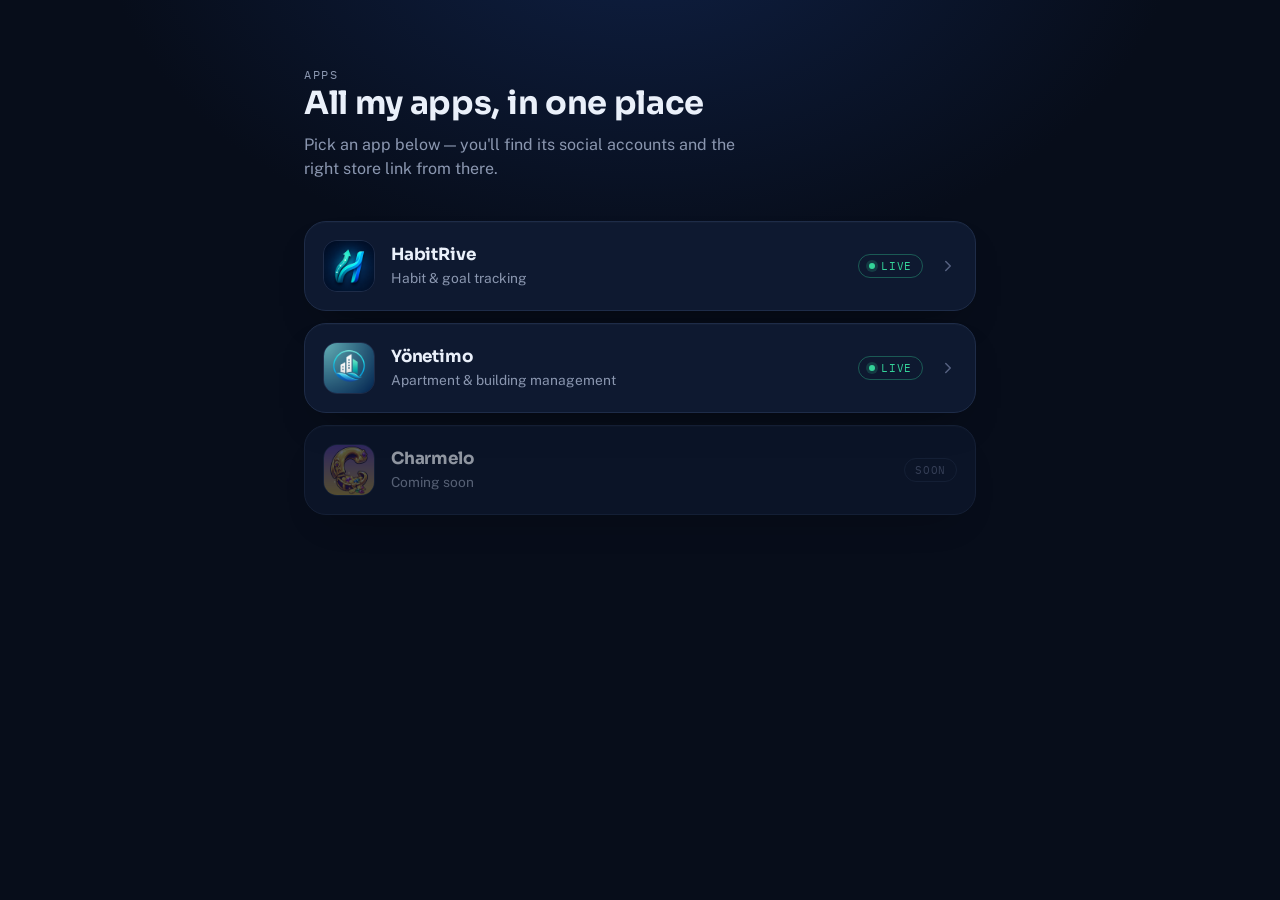
<file: index.html>
<!doctype html>
<html lang="en">
<head>
<meta charset="utf-8">
<meta name="viewport" content="width=device-width, initial-scale=1">
<title>Apps</title>
<link rel="stylesheet" href="https://fonts.googleapis.com/css2?family=Sora:wght@600;700&family=Public+Sans:wght@400;500;600&family=IBM+Plex+Mono:wght@500&display=swap">
<link rel="stylesheet" href="assets/site.css">
</head>
<body>
  <div class="wrap">
    <header class="hub-header">
      <p class="eyebrow">APPS</p>
      <h1>All my apps, in one place</h1>
      <p>Pick an app below — you'll find its social accounts and the right store link from there.</p>
    </header>

    <div class="app-grid" id="appGrid"></div>
  </div>

  <script src="assets/hub.js?v=2"></script>
</body>
</html>
</file>
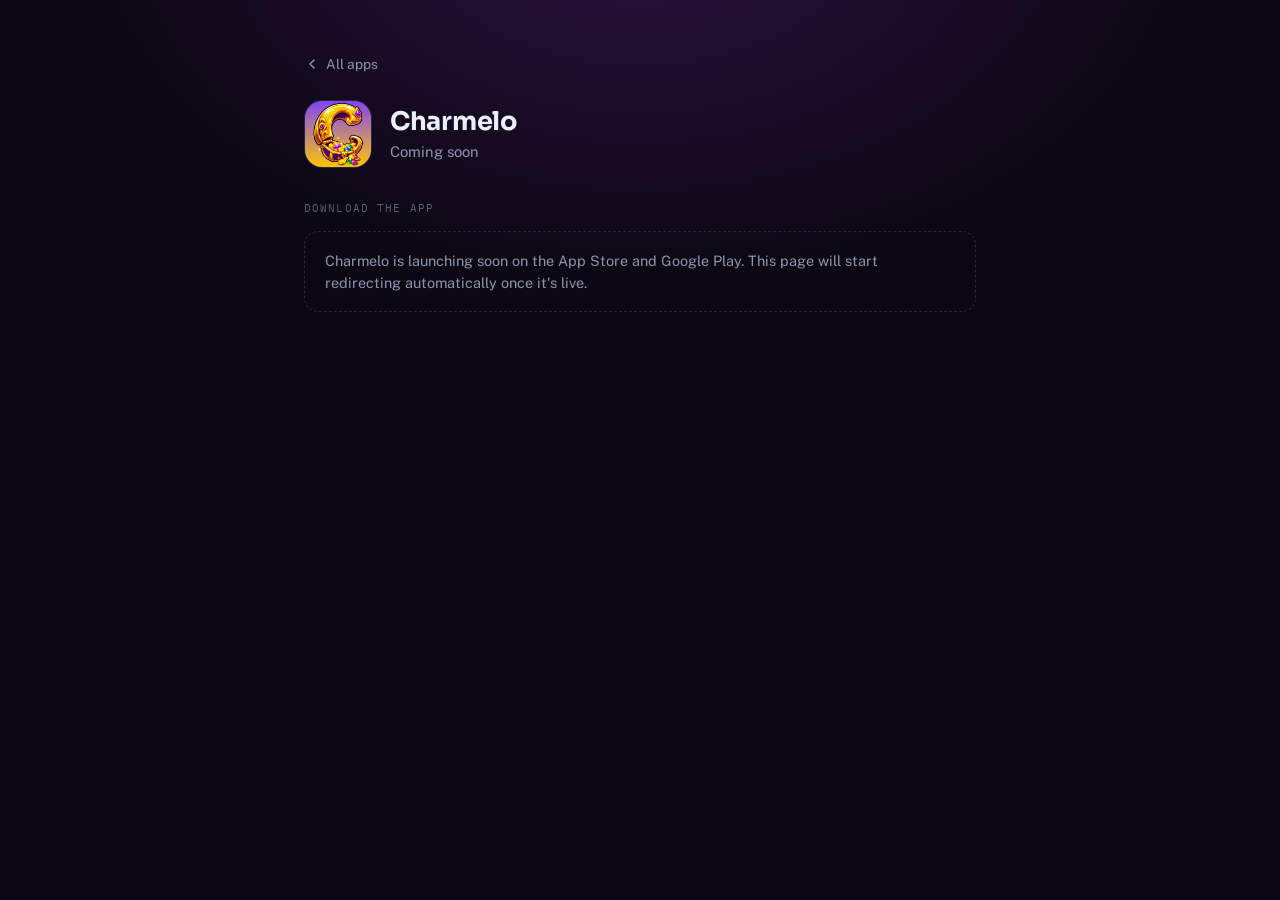
<file: charmelo/index.html>
<!doctype html>
<html lang="en">
<head>
<meta charset="utf-8">
<meta name="viewport" content="width=device-width, initial-scale=1">
<title>Charmelo</title>
<link rel="stylesheet" href="https://fonts.googleapis.com/css2?family=Sora:wght@600;700&family=Public+Sans:wght@400;500;600&family=IBM+Plex+Mono:wght@500&display=swap">
<link rel="stylesheet" href="../assets/site.css">
</head>
<body data-slug="charmelo">
  <div class="wrap">
    <a class="back-link" href="../">
      <svg viewBox="0 0 24 24" width="16" height="16" fill="none" stroke="currentColor" stroke-width="2" stroke-linecap="round" stroke-linejoin="round"><path d="M15 18l-6-6 6-6"/></svg>
      All apps
    </a>

    <div class="app-header">
      <div class="icon-tile"><img id="icon" src="" alt=""></div>
      <div>
        <h1 id="name"></h1>
        <p class="tagline" id="tagline"></p>
      </div>
    </div>
    <p class="description" id="description"></p>

    <div id="socialSection">
      <p class="section-label">Social</p>
      <div class="social-row" id="socialRow"></div>
    </div>

    <p class="section-label">Download the app</p>
    <div id="storeSection"></div>
  </div>

  <script src="../assets/app.js?v=2"></script>
</body>
</html>
</file>
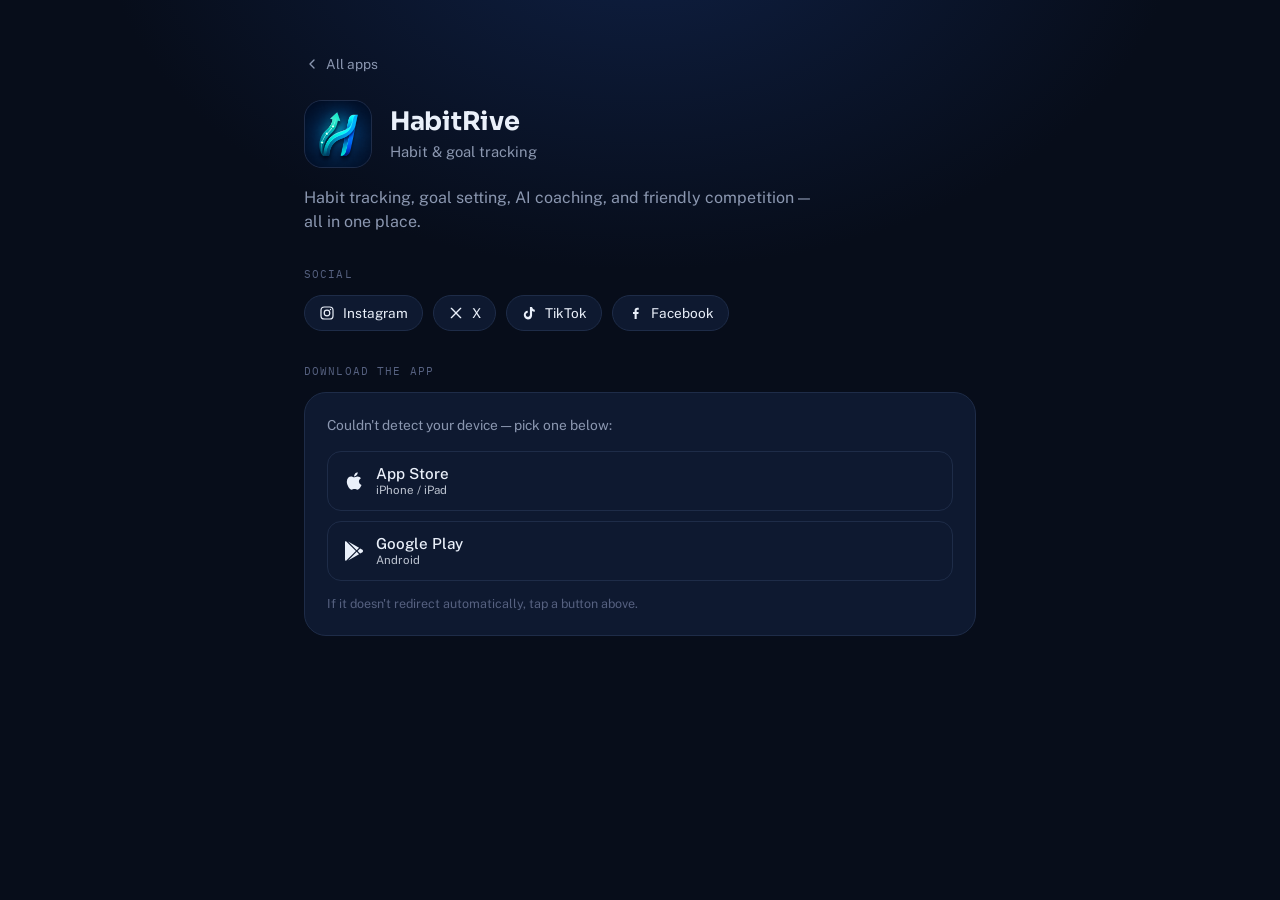
<file: habitrive/index.html>
<!doctype html>
<html lang="en">
<head>
<meta charset="utf-8">
<meta name="viewport" content="width=device-width, initial-scale=1">
<title>HabitRive</title>
<link rel="stylesheet" href="https://fonts.googleapis.com/css2?family=Sora:wght@600;700&family=Public+Sans:wght@400;500;600&family=IBM+Plex+Mono:wght@500&display=swap">
<link rel="stylesheet" href="../assets/site.css">
</head>
<body data-slug="habitrive">
  <div class="wrap">
    <a class="back-link" href="../">
      <svg viewBox="0 0 24 24" width="16" height="16" fill="none" stroke="currentColor" stroke-width="2" stroke-linecap="round" stroke-linejoin="round"><path d="M15 18l-6-6 6-6"/></svg>
      All apps
    </a>

    <div class="app-header">
      <div class="icon-tile"><img id="icon" src="" alt=""></div>
      <div>
        <h1 id="name"></h1>
        <p class="tagline" id="tagline"></p>
      </div>
    </div>
    <p class="description" id="description"></p>

    <div id="socialSection">
      <p class="section-label">Social</p>
      <div class="social-row" id="socialRow"></div>
    </div>

    <p class="section-label">Download the app</p>
    <div id="storeSection"></div>
  </div>

  <script src="../assets/app.js?v=2"></script>
</body>
</html>
</file>
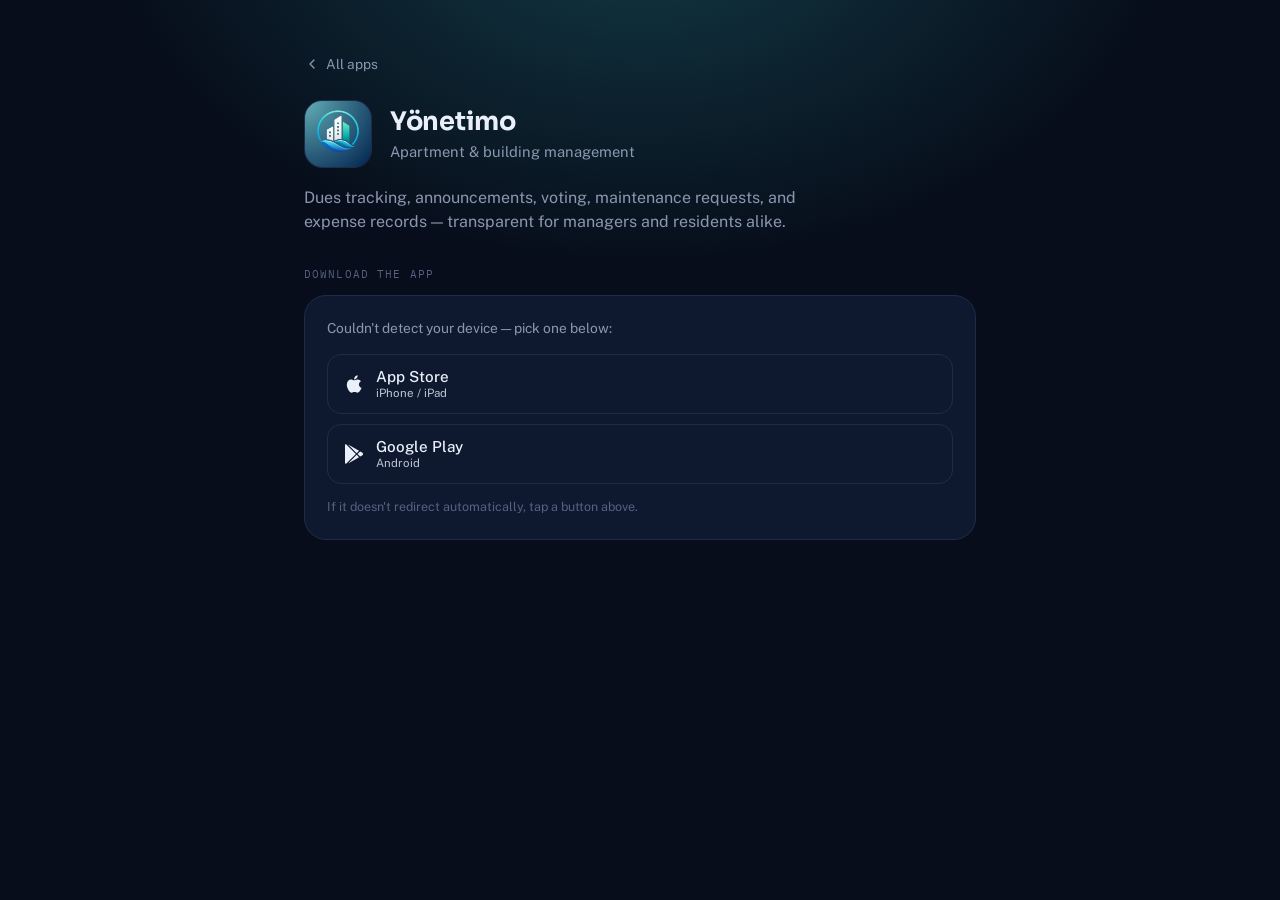
<file: yonetimo/index.html>
<!doctype html>
<html lang="en">
<head>
<meta charset="utf-8">
<meta name="viewport" content="width=device-width, initial-scale=1">
<title>Yönetimo</title>
<link rel="stylesheet" href="https://fonts.googleapis.com/css2?family=Sora:wght@600;700&family=Public+Sans:wght@400;500;600&family=IBM+Plex+Mono:wght@500&display=swap">
<link rel="stylesheet" href="../assets/site.css">
</head>
<body data-slug="yonetimo">
  <div class="wrap">
    <a class="back-link" href="../">
      <svg viewBox="0 0 24 24" width="16" height="16" fill="none" stroke="currentColor" stroke-width="2" stroke-linecap="round" stroke-linejoin="round"><path d="M15 18l-6-6 6-6"/></svg>
      All apps
    </a>

    <div class="app-header">
      <div class="icon-tile"><img id="icon" src="" alt=""></div>
      <div>
        <h1 id="name"></h1>
        <p class="tagline" id="tagline"></p>
      </div>
    </div>
    <p class="description" id="description"></p>

    <div id="socialSection">
      <p class="section-label">Social</p>
      <div class="social-row" id="socialRow"></div>
    </div>

    <p class="section-label">Download the app</p>
    <div id="storeSection"></div>
  </div>

  <script src="../assets/app.js?v=2"></script>
</body>
</html>
</file>
<file: assets/site.css>
/* Shared design tokens — deliberate single dark theme, matched to the HabitRive mark
   (navy ground, mint-to-blue gradient). Not adaptive to prefers-color-scheme by design. */
:root {
  --bg: #070d1a;
  --bg-vignette: radial-gradient(ellipse 900px 600px at 50% -10%, #0f2044 0%, #070d1a 60%);
  --surface: #0e1930;
  --surface-hover: #122040;
  --border: #1e2c48;
  --border-hover: #2c4066;
  --text: #eaf0fa;
  --text-muted: #8b97b0;
  --text-faint: #566180;
  --mint: #5eead4;
  --blue: #3b82f6;
  --gradient: linear-gradient(135deg, var(--mint) 0%, var(--blue) 100%);
  --live-dot: #34d399;
  --focus-ring: #5eead4;
  --shadow-card: 0 1px 0 rgba(255, 255, 255, 0.02) inset, 0 20px 40px -24px rgba(0, 0, 0, 0.6);
  --radius-lg: 22px;
  --radius-md: 14px;
  --radius-sm: 9px;
}

* { box-sizing: border-box; }

html { color-scheme: dark; }

body {
  margin: 0;
  min-height: 100vh;
  background: var(--bg-vignette), var(--bg);
  color: var(--text);
  font-family: "Public Sans", -apple-system, "Segoe UI", sans-serif;
  -webkit-font-smoothing: antialiased;
}

a { color: inherit; }

.wrap {
  max-width: 720px;
  margin: 0 auto;
  padding: 56px 24px 80px;
}

.eyebrow {
  font-family: "IBM Plex Mono", ui-monospace, monospace;
  font-size: 0.72rem;
  letter-spacing: 0.14em;
  text-transform: uppercase;
  color: var(--text-faint);
  margin: 0 0 10px;
}

h1, h2 {
  font-family: "Sora", -apple-system, "Segoe UI", sans-serif;
  font-weight: 700;
  letter-spacing: -0.01em;
  text-wrap: balance;
  margin: 0;
}

p { line-height: 1.5; }

.pill {
  display: inline-flex;
  align-items: center;
  gap: 6px;
  font-family: "IBM Plex Mono", ui-monospace, monospace;
  font-size: 0.7rem;
  letter-spacing: 0.06em;
  text-transform: uppercase;
  padding: 4px 10px;
  border-radius: 999px;
  border: 1px solid var(--border);
  color: var(--text-muted);
  white-space: nowrap;
}

.pill.live { color: var(--live-dot); border-color: rgba(52, 211, 153, 0.35); }
.pill.live .dot {
  width: 6px; height: 6px; border-radius: 50%;
  background: var(--live-dot);
  box-shadow: 0 0 0 3px rgba(52, 211, 153, 0.18);
}
.pill .dot { display: inline-block; }

.pill.soon { color: var(--text-faint); }

a.card-link { text-decoration: none; }

.back-link {
  display: inline-flex;
  align-items: center;
  gap: 6px;
  font-size: 0.85rem;
  color: var(--text-muted);
  text-decoration: none;
  margin-bottom: 28px;
}
.back-link:hover { color: var(--text); }
.back-link:focus-visible { outline: 2px solid var(--focus-ring); outline-offset: 3px; border-radius: 6px; }

@media (prefers-reduced-motion: no-preference) {
  .app-card, .store-btn, .social-icon, .back-link { transition: border-color 0.15s ease, background 0.15s ease, transform 0.15s ease, color 0.15s ease; }
}

/* Icon tile, shared by hub cards and app header */
.icon-tile {
  flex-shrink: 0;
  overflow: hidden;
  background: var(--surface-hover);
  border: 1px solid var(--border);
}
.icon-tile img { width: 100%; height: 100%; object-fit: cover; display: block; }
.icon-tile.soon img { opacity: 0.55; filter: saturate(0.7); }

/* Per-app accent themes — the shell stays consistent, the spotlight color
   is pulled from each app's real icon so every page still reads as that app. */
body.theme-habitrive { --mint: #5eead4; --blue: #3b82f6; }
body.theme-yonetimo {
  --mint: #4dd8ce;
  --blue: #2569a6;
  --bg-vignette: radial-gradient(ellipse 900px 600px at 50% -10%, #123a45 0%, #070d1a 60%);
}
body.theme-charmelo {
  --mint: #f5c542;
  --blue: #a855f7;
  --bg-vignette: radial-gradient(ellipse 900px 600px at 50% -10%, #2b1240 0%, #0d0714 60%);
  --bg: #0d0714;
}

/* ---- Hub page ---- */
.hub-header { margin-bottom: 40px; }
.hub-header p { color: var(--text-muted); max-width: 46ch; margin: 10px 0 0; }

.app-grid {
  display: flex;
  flex-direction: column;
  gap: 12px;
}

.app-card {
  display: flex;
  align-items: center;
  gap: 16px;
  padding: 18px;
  background: var(--surface);
  border: 1px solid var(--border);
  border-radius: var(--radius-lg);
  box-shadow: var(--shadow-card);
}

a.card-link .app-card:hover {
  border-color: var(--border-hover);
  background: var(--surface-hover);
  transform: translateY(-1px);
}

a.card-link:focus-visible .app-card {
  outline: 2px solid var(--focus-ring);
  outline-offset: 2px;
}

.app-card.disabled { opacity: 0.6; }

.app-card .icon-tile { width: 52px; height: 52px; border-radius: var(--radius-md); }

.app-card-body { flex: 1; min-width: 0; }
.app-card-body h2 { font-size: 1.05rem; }
.app-card-body .tagline { margin: 3px 0 0; font-size: 0.86rem; color: var(--text-muted); }

.chevron { color: var(--text-faint); flex-shrink: 0; }

/* ---- App page ---- */
.app-header {
  display: flex;
  align-items: center;
  gap: 18px;
  margin-bottom: 8px;
}
.app-header .icon-tile { width: 68px; height: 68px; border-radius: 18px; }
.app-header h1 { font-size: 1.6rem; }
.app-header .tagline { margin: 4px 0 0; color: var(--text-muted); font-size: 0.92rem; }

.description { color: var(--text-muted); margin: 18px 0 0; max-width: 52ch; }

.section-label {
  font-family: "IBM Plex Mono", ui-monospace, monospace;
  font-size: 0.7rem;
  letter-spacing: 0.1em;
  text-transform: uppercase;
  color: var(--text-faint);
  margin: 32px 0 12px;
}

.social-row { display: flex; gap: 10px; flex-wrap: wrap; }

.social-icon {
  display: flex;
  align-items: center;
  gap: 8px;
  padding: 9px 14px;
  border-radius: 999px;
  border: 1px solid var(--border);
  background: var(--surface);
  text-decoration: none;
  font-size: 0.85rem;
  color: var(--text);
}
.social-icon:hover { border-color: var(--border-hover); background: var(--surface-hover); transform: translateY(-1px); }
.social-icon:focus-visible { outline: 2px solid var(--focus-ring); outline-offset: 2px; }
.social-icon svg { width: 16px; height: 16px; }

.redirect-card {
  margin-top: 12px;
  padding: 22px;
  background: var(--surface);
  border: 1px solid var(--border);
  border-radius: var(--radius-lg);
}

.status {
  display: flex;
  align-items: center;
  gap: 9px;
  font-size: 0.86rem;
  color: var(--text-muted);
  min-height: 20px;
  margin-bottom: 16px;
}

.spinner {
  width: 14px;
  height: 14px;
  border-radius: 50%;
  border: 2px solid var(--border);
  border-top-color: var(--mint);
  animation: spin 0.7s linear infinite;
  flex-shrink: 0;
}
@media (prefers-reduced-motion: reduce) { .spinner { animation: none; } }
@keyframes spin { to { transform: rotate(360deg); } }

.actions { display: flex; flex-direction: column; gap: 10px; }

.store-btn {
  display: flex;
  align-items: center;
  gap: 12px;
  width: 100%;
  padding: 13px 16px;
  border-radius: var(--radius-md);
  border: 1px solid var(--border);
  background: transparent;
  color: var(--text);
  font-family: "Public Sans", sans-serif;
  font-size: 0.95rem;
  font-weight: 500;
  text-decoration: none;
  cursor: pointer;
}
.store-btn:hover { border-color: var(--border-hover); transform: translateY(-1px); }
.store-btn:focus-visible { outline: 2px solid var(--focus-ring); outline-offset: 2px; }
.store-btn.primary { background: var(--gradient); border-color: transparent; color: #06111f; font-weight: 600; }
.store-btn svg { width: 20px; height: 20px; flex-shrink: 0; }
.store-btn:not(.primary) svg { fill: var(--text); }
.store-btn.primary svg { fill: #06111f; }
.btn-label { display: flex; flex-direction: column; align-items: flex-start; gap: 1px; }
.btn-label small { font-size: 0.72rem; font-weight: 400; opacity: 0.8; }

.footnote { font-size: 0.78rem; color: var(--text-faint); margin: 14px 0 0; }

.soon-note {
  padding: 18px 20px;
  border: 1px dashed var(--border);
  border-radius: var(--radius-md);
  color: var(--text-muted);
  font-size: 0.9rem;
}
</file>
